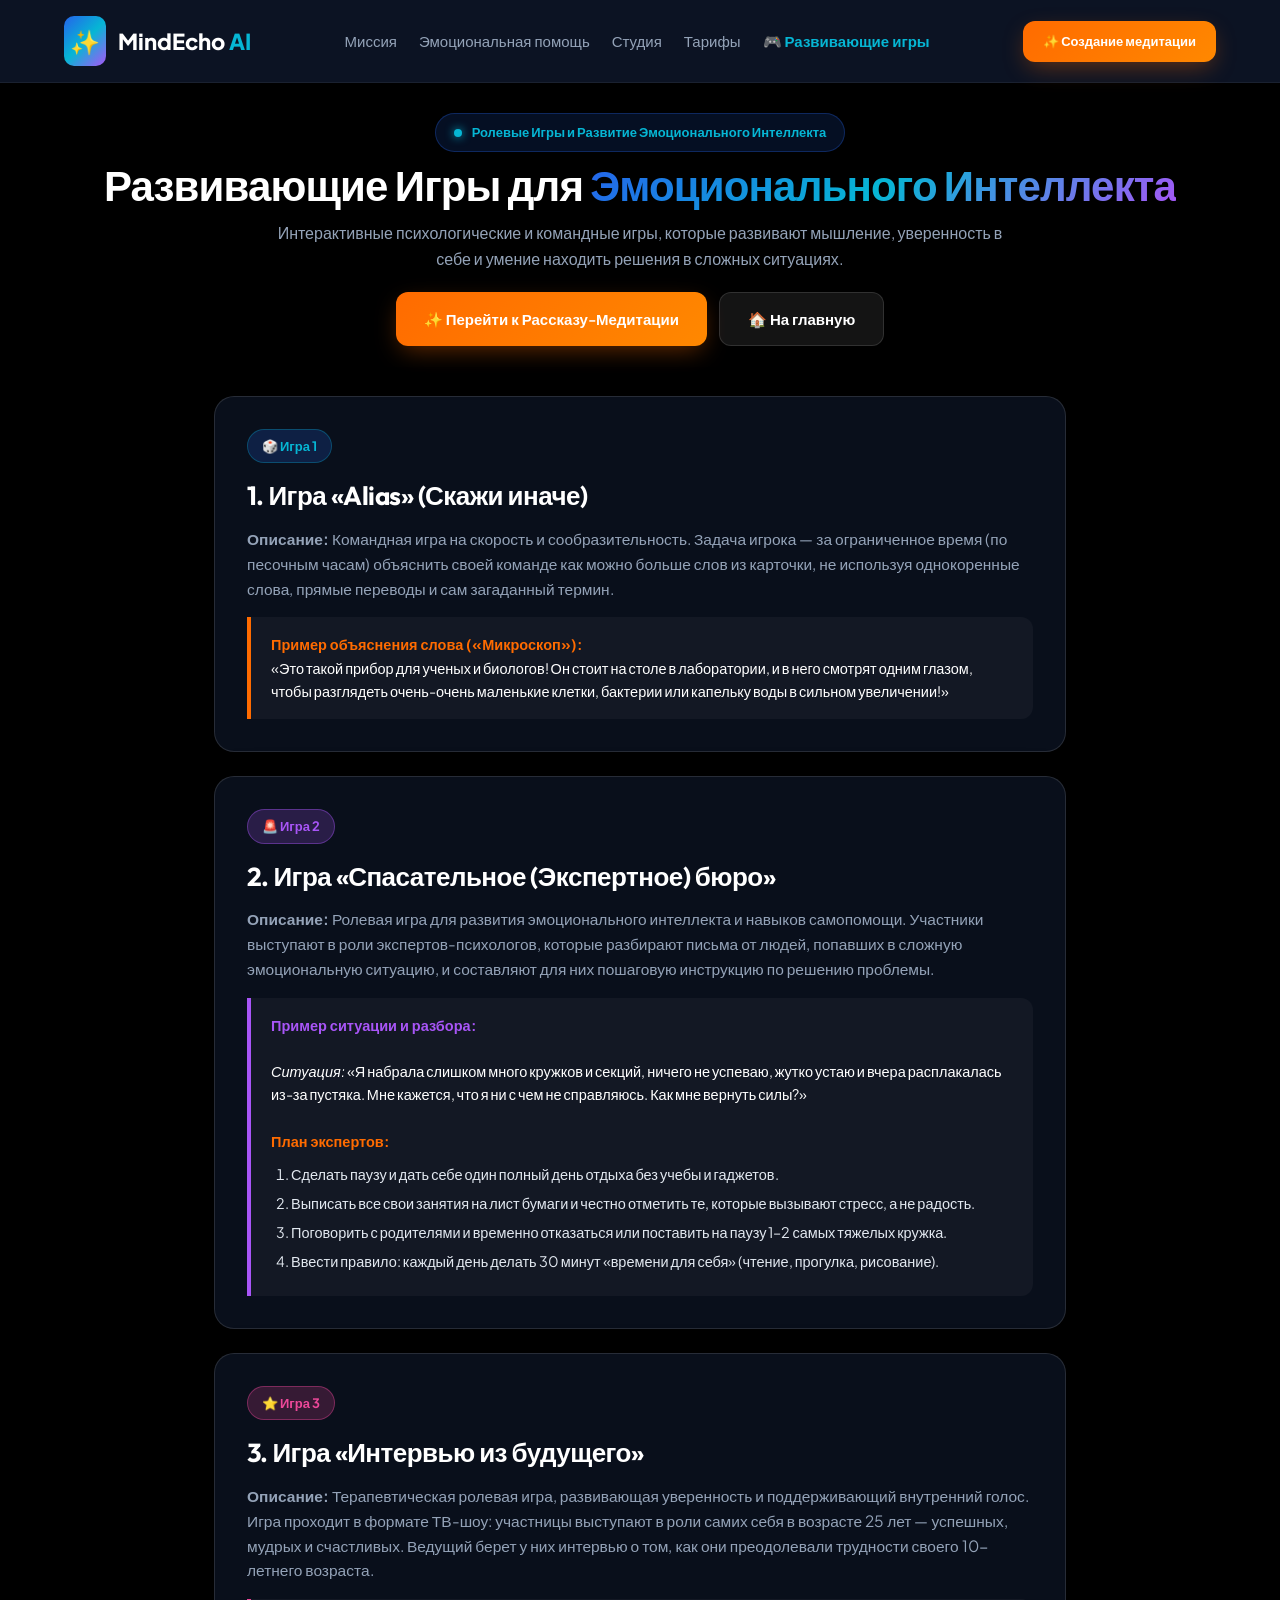
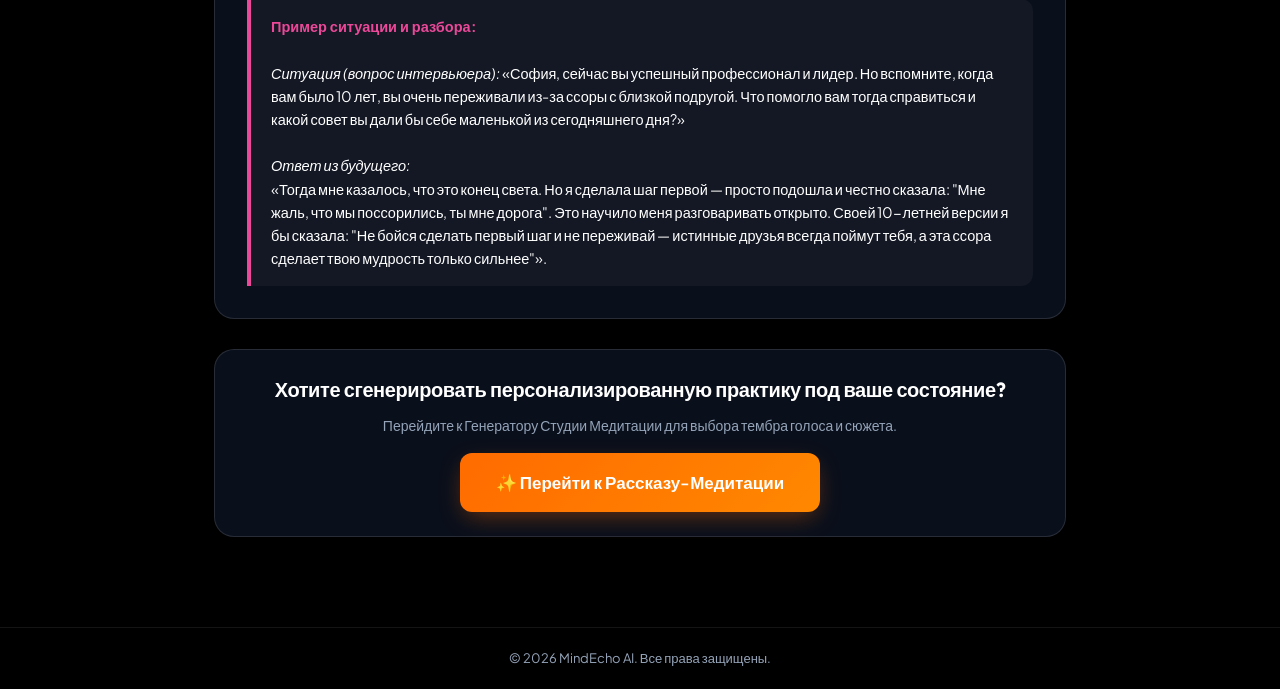
<file: games.html>
<!DOCTYPE html>
<html lang="ru" dir="ltr">
<head>
  <meta charset="UTF-8">
  <meta name="viewport" content="width=device-width, initial-scale=1.0">
  <title>Развивающие игры — MindEcho AI</title>
  <meta name="description" content="Развивающие ролевые игры и игры для развития эмоционального интеллекта детей: Alias, Спасательное бюро и Интервью из будущего.">
  <link rel="preconnect" href="https://fonts.googleapis.com">
  <link rel="preconnect" href="https://fonts.gstatic.com" crossorigin>
  <link href="https://fonts.googleapis.com/css2?family=Plus+Jakarta+Sans:wght@300;400;500;600;700;800&family=Outfit:wght@400;500;600;700;800&display=swap" rel="stylesheet">
  <link rel="stylesheet" href="styles.css">
  <style>
    .game-card {
      background: var(--bg-card);
      backdrop-filter: blur(16px);
      -webkit-backdrop-filter: blur(16px);
      border: 1px solid var(--bg-card-border);
      border-radius: var(--radius-card);
      padding: 32px;
      margin-bottom: 24px;
      box-shadow: 0 20px 40px rgba(0, 0, 0, 0.6);
      transition: transform 0.3s ease, border-color 0.3s ease;
    }
    .game-card:hover {
      border-color: rgba(37, 99, 235, 0.5);
      transform: translateY(-4px);
    }
    .game-badge {
      display: inline-block;
      background: rgba(37, 99, 235, 0.2);
      color: var(--color-cyan);
      border: 1px solid rgba(6, 182, 212, 0.3);
      padding: 6px 14px;
      border-radius: 20px;
      font-size: 13px;
      font-weight: 700;
      margin-bottom: 12px;
    }
    .example-box {
      background: rgba(255, 255, 255, 0.04);
      border-left: 4px solid var(--color-orange);
      padding: 16px 20px;
      border-radius: 0 12px 12px 0;
      margin-top: 16px;
      font-size: 14.5px;
      line-height: 1.6;
    }
    .example-box strong {
      color: var(--color-orange);
    }
    .step-list {
      margin-top: 10px;
      padding-left: 20px;
    }
    .step-list li {
      margin-bottom: 6px;
      color: #E2E8F0;
    }
  </style>
</head>
<body>

  <!-- Header / Navigation -->
  <header class="navbar">
    <div class="container nav-container">
      <a href="index.html" class="logo">
        <div class="logo-icon">✨</div>
        <span class="logo-text">MindEcho <span class="logo-accent">AI</span></span>
      </a>

      <nav class="nav-links">
        <a href="index.html#missions">Миссия</a>
        <a href="index.html#modes">Эмоциональная помощь</a>
        <a href="index.html#generator">Студия</a>
        <a href="index.html#pricing">Тарифы</a>
        <a href="games.html" style="color: var(--color-cyan); font-weight: 700;">🎮 Развивающие игры</a>
      </nav>

      <div class="nav-controls">
        <a href="index.html#generator" class="btn btn-primary btn-orange btn-sm">✨ Создание медитации</a>
      </div>
    </div>
  </header>

  <!-- Main Hero Banner for Games -->
  <section class="hero-section" style="padding: 30px 0 20px;">
    <div class="container text-center">
      <div class="badge-pill" style="margin-bottom: 10px;">
        <span class="pulse-dot"></span>
        <span>Ролевые Игры и Развитие Эмоционального Интеллекта</span>
      </div>
      <h1 class="hero-title" style="font-size: 42px; margin-bottom: 10px;">
        Развивающие Игры для <span class="text-gradient">Эмоционального Интеллекта</span>
      </h1>
      <p class="hero-subtitle" style="max-width: 750px; margin: 0 auto 20px; font-size: 16px;">
        Интерактивные психологические и командные игры, которые развивают мышление, уверенность в себе и умение находить решения в сложных ситуациях.
      </p>

      <div style="display: flex; gap: 12px; justify-content: center; flex-wrap: wrap; margin-bottom: 20px;">
        <a href="index.html#generator" class="btn btn-primary btn-orange btn-md">
          ✨ Перейти к Рассказу-Медитации
        </a>
        <a href="index.html" class="btn btn-secondary btn-md">
          🏠 На главную
        </a>
      </div>
    </div>
  </section>

  <!-- Games Content Section -->
  <section class="section" style="padding-top: 10px;">
    <div class="container" style="max-width: 900px;">
      
      <!-- Game 1: Alias -->
      <div class="game-card">
        <span class="game-badge">🎲 Игра 1</span>
        <h2 style="font-size: 26px; margin-bottom: 10px; color: #FFF;">1. Игра «Alias» (Скажи иначе)</h2>
        <p style="font-size: 15.5px; color: var(--text-muted); margin-bottom: 14px;">
          <strong>Описание:</strong> Командная игра на скорость и сообразительность. Задача игрока — за ограниченное время (по песочным часам) объяснить своей команде как можно больше слов из карточки, не используя однокоренные слова, прямые переводы и сам загаданный термин.
        </p>

        <div class="example-box">
          <strong>Пример объяснения слова («Микроскоп»):</strong><br>
          «Это такой прибор для ученых и биологов! Он стоит на столе в лаборатории, и в него смотрят одним глазом, чтобы разглядеть очень-очень маленькие клетки, бактерии или капельку воды в сильном увеличении!»
        </div>
      </div>

      <!-- Game 2: Rescue Bureau -->
      <div class="game-card">
        <span class="game-badge" style="background: rgba(168, 85, 247, 0.2); color: var(--color-purple); border-color: rgba(168, 85, 247, 0.4);">🚨 Игра 2</span>
        <h2 style="font-size: 26px; margin-bottom: 10px; color: #FFF;">2. Игра «Спасательное (Экспертное) бюро»</h2>
        <p style="font-size: 15.5px; color: var(--text-muted); margin-bottom: 14px;">
          <strong>Описание:</strong> Ролевая игра для развития эмоционального интеллекта и навыков самопомощи. Участники выступают в роли экспертов-психологов, которые разбирают письма от людей, попавших в сложную эмоциональную ситуацию, и составляют для них пошаговую инструкцию по решению проблемы.
        </p>

        <div class="example-box" style="border-left-color: var(--color-purple);">
          <strong style="color: var(--color-purple);">Пример ситуации и разбора:</strong><br><br>
          <em>Ситуация:</em> «Я набрала слишком много кружков и секций, ничего не успеваю, жутко устаю и вчера расплакалась из-за пустяка. Мне кажется, что я ни с чем не справляюсь. Как мне вернуть силы?»<br><br>
          <strong>План экспертов:</strong>
          <ol class="step-list">
            <li>Сделать паузу и дать себе один полный день отдыха без учебы и гаджетов.</li>
            <li>Выписать все свои занятия на лист бумаги и честно отметить те, которые вызывают стресс, а не радость.</li>
            <li>Поговорить с родителями и временно отказаться или поставить на паузу 1–2 самых тяжелых кружка.</li>
            <li>Ввести правило: каждый день делать 30 минут «времени для себя» (чтение, прогулка, рисование).</li>
          </ol>
        </div>
      </div>

      <!-- Game 3: Interview from Future -->
      <div class="game-card">
        <span class="game-badge" style="background: rgba(236, 72, 153, 0.2); color: var(--color-pink); border-color: rgba(236, 72, 153, 0.4);">⭐ Игра 3</span>
        <h2 style="font-size: 26px; margin-bottom: 10px; color: #FFF;">3. Игра «Интервью из будущего»</h2>
        <p style="font-size: 15.5px; color: var(--text-muted); margin-bottom: 14px;">
          <strong>Описание:</strong> Терапевтическая ролевая игра, развивающая уверенность и поддерживающий внутренний голос. Игра проходит в формате ТВ-шоу: участницы выступают в роли самих себя в возрасте 25 лет — успешных, мудрых и счастливых. Ведущий берет у них интервью о том, как они преодолевали трудности своего 10-летнего возраста.
        </p>

        <div class="example-box" style="border-left-color: var(--color-pink);">
          <strong style="color: var(--color-pink);">Пример ситуации и разбора:</strong><br><br>
          <em>Ситуация (вопрос интервьюера):</em> «София, сейчас вы успешный профессионал и лидер. Но вспомните, когда вам было 10 лет, вы очень переживали из-за ссоры с близкой подругой. Что помогло вам тогда справиться и какой совет вы дали бы себе маленькой из сегодняшнего дня?»<br><br>
          <em>Ответ из будущего:</em><br>
          «Тогда мне казалось, что это конец света. Но я сделала шаг первой — просто подошла и честно сказала: "Мне жаль, что мы поссорились, ты мне дорога". Это научило меня разговаривать открыто. Своей 10-летней версии я бы сказала: "Не бойся сделать первый шаг и не переживай — истинные друзья всегда поймут тебя, а эта ссора сделает твою мудрость только сильнее"».
        </div>
      </div>

      <!-- Bottom Action Banner -->
      <div class="glass-card text-center" style="margin-top: 30px; padding: 24px;">
        <h3 style="font-size: 20px; margin-bottom: 8px;">Хотите сгенерировать персонализированную практику под ваше состояние?</h3>
        <p style="color: var(--text-muted); font-size: 14px; margin-bottom: 16px;">Перейдите к Генератору Студии Медитации для выбора тембра голоса и сюжета.</p>
        <a href="index.html#generator" class="btn btn-primary btn-orange btn-lg">
          ✨ Перейти к Рассказу-Медитации
        </a>
      </div>

    </div>
  </section>

  <!-- Footer -->
  <footer style="padding: 20px 0; border-top: 1px solid rgba(255,255,255,0.08); text-align: center; font-size: 13px; color: var(--text-muted);">
    <div class="container">
      <p>© 2026 MindEcho AI. Все права защищены.</p>
    </div>
  </footer>

</body>
</html>
</file>
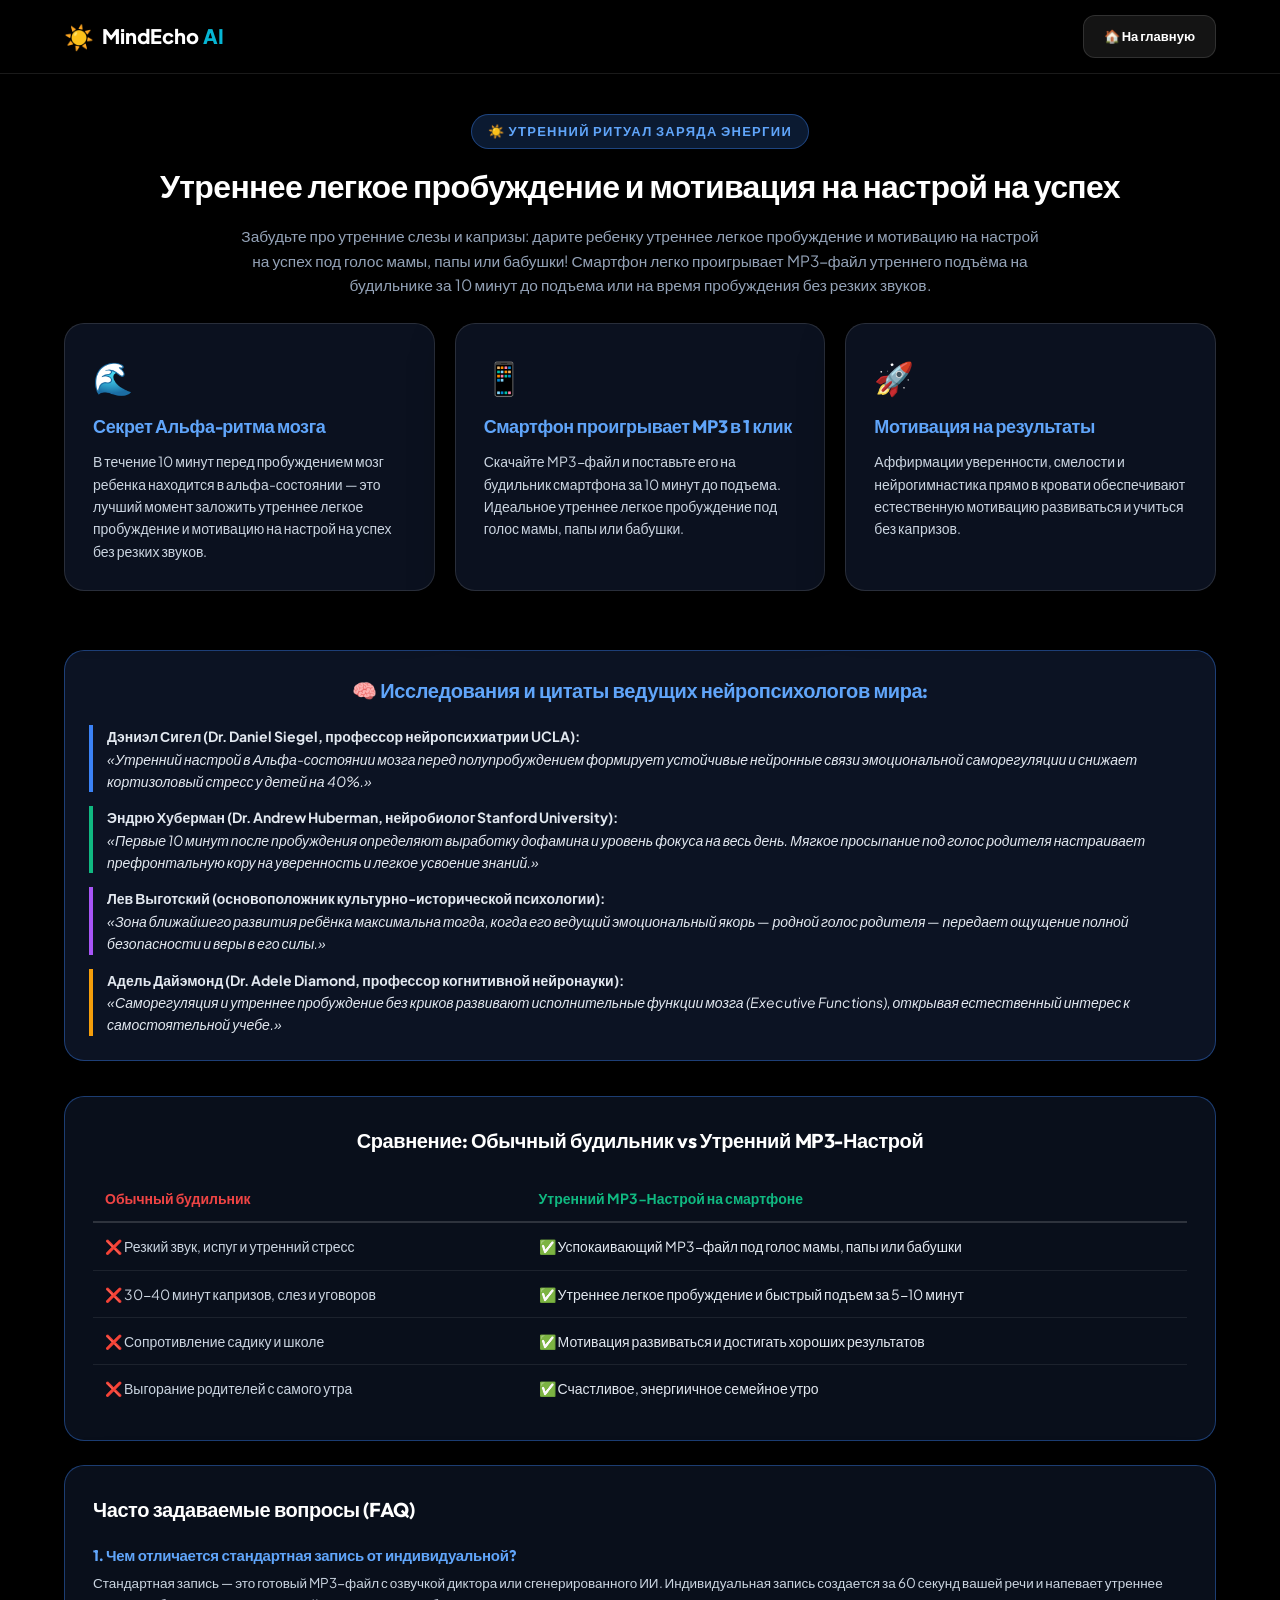
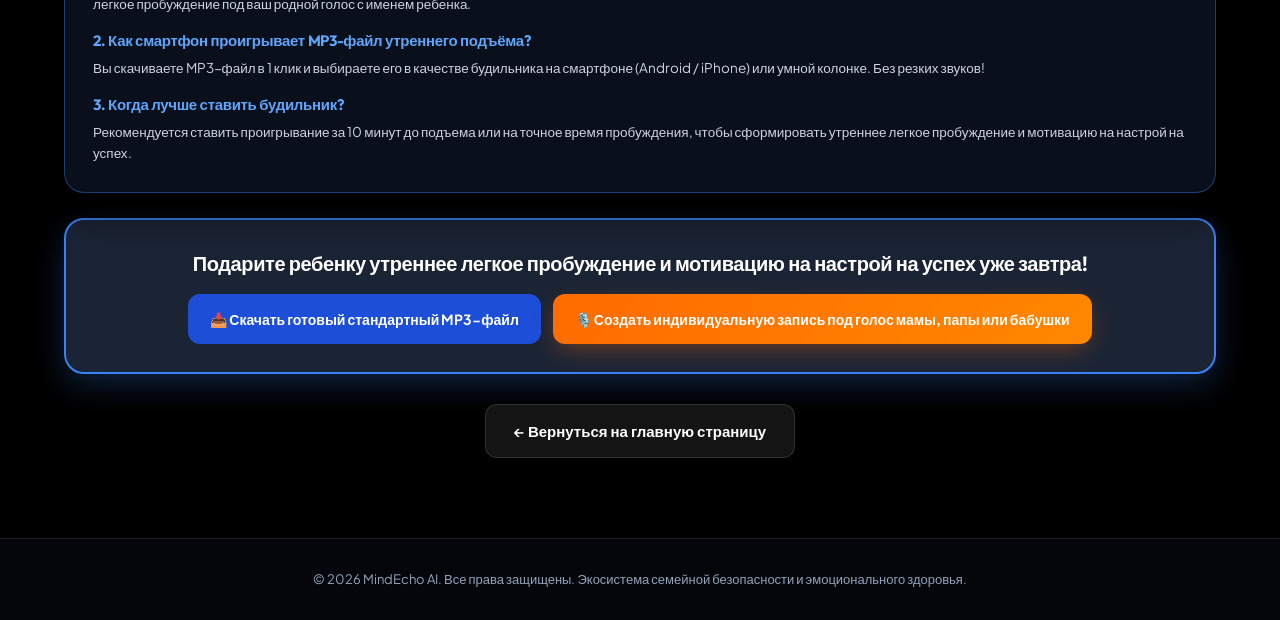
<file: morning.html>
<!DOCTYPE html>
<html lang="ru" dir="ltr">
<head>
  <meta charset="UTF-8">
  <meta name="viewport" content="width=device-width, initial-scale=1.0">
  <title>Утреннее легкое пробуждение и мотивация — MindEcho AI</title>
  <meta name="description" content="Утреннее легкое пробуждение и мотивация на настрой на успех под голос мамы, папы или бабушки. Заряд бодрости без резких звуков за 10 минут до подъема.">
  <link rel="preconnect" href="https://fonts.googleapis.com">
  <link rel="preconnect" href="https://fonts.gstatic.com" crossorigin>
  <link href="https://fonts.googleapis.com/css2?family=Plus+Jakarta+Sans:wght@300;400;500;600;700;800&family=Outfit:wght@400;500;600;700;800&display=swap" rel="stylesheet">
  <link rel="stylesheet" href="styles.css">
  <style>
    .morning-card {
      background: var(--bg-card);
      backdrop-filter: blur(16px);
      -webkit-backdrop-filter: blur(16px);
      border: 1px solid rgba(59,130,246,0.4);
      border-radius: var(--radius-card);
      padding: 28px;
      margin-bottom: 24px;
      box-shadow: 0 20px 40px rgba(0, 0, 0, 0.6);
    }
    .cta-box {
      background: rgba(30,41,59,0.9);
      border: 2px solid #3b82f6;
      border-radius: 20px;
      padding: 28px 20px;
      text-align: center;
      margin: 25px 0;
      box-shadow: 0 10px 30px rgba(59,130,246,0.25);
    }
  </style>
</head>
<body style="background: #000000 !important; color: #ffffff;">
  <!-- Navbar -->
  <nav class="navbar" style="background: rgba(0,0,0,0.85); backdrop-filter: blur(16px); border-bottom: 1px solid rgba(255,255,255,0.1); padding: 15px 0; position: sticky; top: 0; z-index: 100;">
    <div class="container" style="display: flex; justify-content: space-between; align-items: center;">
      <a href="index.html" class="logo" style="text-decoration: none; display: flex; align-items: center; gap: 8px;">
        <span style="font-size: 24px;">☀️</span>
        <span class="logo-text" style="font-size: 20px; font-weight: 800; color: #fff;">MindEcho <span style="color: var(--color-cyan);">AI</span></span>
      </a>
      <a href="index.html" class="btn btn-secondary btn-sm" style="text-decoration: none;">🏠 На главную</a>
    </div>
  </nav>

  <!-- Hero Section -->
  <section class="section" style="padding: 40px 0; background: #000000;">
    <div class="container">
      <div class="section-header text-center" style="margin-bottom: 25px;">
        <span class="section-tag" style="background: rgba(59,130,246,0.2); color: #60a5fa; border: 1px solid rgba(59,130,246,0.4); padding: 6px 16px; border-radius: 20px; font-size: 13px; font-weight: 700; display: inline-block; margin-bottom: 12px;">☀️ Утренний Ритуал Заряда Энергии</span>
        <h1 style="font-size: 32px; font-weight: 800; color: #fff; margin-bottom: 12px;">Утреннее легкое пробуждение и мотивация на настрой на успех</h1>
        <p style="font-size: 15.5px; color: var(--text-muted); max-width: 800px; margin: 0 auto; line-height: 1.6;">
          Забудьте про утренние слезы и капризы: дарите ребенку утреннее легкое пробуждение и мотивацию на настрой на успех под голос мамы, папы или бабушки! Смартфон легко проигрывает MP3-файл утреннего подъёма на будильнике за 10 минут до подъема или на время пробуждения без резких звуков.
        </p>
      </div>

      <!-- Блок карточек нейропсихологии -->
      <div style="display: grid; grid-template-columns: repeat(auto-fit, minmax(260px, 1fr)); gap: 20px; margin-bottom: 35px;">
        <div class="morning-card" style="background: rgba(15, 23, 42, 0.75); border: 1px solid rgba(255, 255, 255, 0.12);">
          <div style="font-size: 32px; margin-bottom: 10px;">🌊</div>
          <h4 style="color: #60a5fa; font-size: 18px; font-weight: 700; margin-bottom: 8px;">Секрет Альфа-ритма мозга</h4>
          <p style="font-size: 14px; color: #cbd5e1; line-height: 1.6;">В течение 10 минут перед пробуждением мозг ребенка находится в альфа-состоянии — это лучший момент заложить утреннее легкое пробуждение и мотивацию на настрой на успех без резких звуков.</p>
        </div>
        <div class="morning-card" style="background: rgba(15, 23, 42, 0.75); border: 1px solid rgba(255, 255, 255, 0.12);">
          <div style="font-size: 32px; margin-bottom: 10px;">📱</div>
          <h4 style="color: #60a5fa; font-size: 18px; font-weight: 700; margin-bottom: 8px;">Смартфон проигрывает MP3 в 1 клик</h4>
          <p style="font-size: 14px; color: #cbd5e1; line-height: 1.6;">Скачайте MP3-файл и поставьте его на будильник смартфона за 10 минут до подъема. Идеальное утреннее легкое пробуждение под голос мамы, папы или бабушки.</p>
        </div>
        <div class="morning-card" style="background: rgba(15, 23, 42, 0.75); border: 1px solid rgba(255, 255, 255, 0.12);">
          <div style="font-size: 32px; margin-bottom: 10px;">🚀</div>
          <h4 style="color: #60a5fa; font-size: 18px; font-weight: 700; margin-bottom: 8px;">Мотивация на результаты</h4>
          <p style="font-size: 14px; color: #cbd5e1; line-height: 1.6;">Аффирмации уверенности, смелости и нейрогимнастика прямо в кровати обеспечивают естественную мотивацию развиваться и учиться без капризов.</p>
        </div>
      </div>

      <!-- Исследования и Цитаты Известных Нейропсихологов -->
      <div style="background: rgba(15, 23, 42, 0.85); border: 1px solid rgba(59, 130, 246, 0.4); border-radius: 20px; padding: 24px; text-align: left; margin-bottom: 35px; box-shadow: 0 10px 30px rgba(0,0,0,0.5);">
        <h3 style="font-size: 20px; color: #60a5fa; font-weight: 700; margin-bottom: 18px; text-align: center;">🧠 Исследования и цитаты ведущих нейропсихологов мира:</h3>
        
        <div style="margin-bottom: 14px; padding-left: 14px; border-left: 4px solid #3b82f6;">
          <p style="font-size: 14px; color: #e2e8f0; margin: 0; line-height: 1.6;">
            <strong>Дэниэл Сигел (Dr. Daniel Siegel, профессор нейропсихиатрии UCLA):</strong><br>
            <em>«Утренний настрой в Альфа-состоянии мозга перед полупробуждением формирует устойчивые нейронные связи эмоциональной саморегуляции и снижает кортизоловый стресс у детей на 40%.»</em>
          </p>
        </div>

        <div style="margin-bottom: 14px; padding-left: 14px; border-left: 4px solid #10b981;">
          <p style="font-size: 14px; color: #e2e8f0; margin: 0; line-height: 1.6;">
            <strong>Эндрю Хуберман (Dr. Andrew Huberman, нейробиолог Stanford University):</strong><br>
            <em>«Первые 10 минут после пробуждения определяют выработку дофамина и уровень фокуса на весь день. Мягкое просыпание под голос родителя настраивает префронтальную кору на уверенность и легкое усвоение знаний.»</em>
          </p>
        </div>

        <div style="margin-bottom: 14px; padding-left: 14px; border-left: 4px solid #a855f7;">
          <p style="font-size: 14px; color: #e2e8f0; margin: 0; line-height: 1.6;">
            <strong>Лев Выготский (основоположник культурно-исторической психологии):</strong><br>
            <em>«Зона ближайшего развития ребёнка максимальна тогда, когда его ведущий эмоциональный якорь — родной голос родителя — передает ощущение полной безопасности и веры в его силы.»</em>
          </p>
        </div>

        <div style="padding-left: 14px; border-left: 4px solid #f59e0b;">
          <p style="font-size: 14px; color: #e2e8f0; margin: 0; line-height: 1.6;">
            <strong>Адель Дайэмонд (Dr. Adele Diamond, профессор когнитивной нейронауки):</strong><br>
            <em>«Саморегуляция и утреннее пробуждение без криков развивают исполнительные функции мозга (Executive Functions), открывая естественный интерес к самостоятельной учебе.»</em>
          </p>
        </div>
      </div>

      <!-- Таблица сравнения -->
      <div class="morning-card">
        <h3 style="font-size: 20px; color: #fff; margin-bottom: 18px; text-align: center;">Сравнение: Обычный будильник vs Утренний MP3-Настрой</h3>
        <div style="overflow-x: auto;">
          <table style="width: 100%; border-collapse: collapse; text-align: left; font-size: 14px;">
            <thead>
              <tr style="border-bottom: 2px solid rgba(255,255,255,0.15);">
                <th style="padding: 12px; color: #ef4444;">Обычный будильник</th>
                <th style="padding: 12px; color: #10b981;">Утренний MP3-Настрой на смартфоне</th>
              </tr>
            </thead>
            <tbody>
              <tr style="border-bottom: 1px solid rgba(255,255,255,0.08);">
                <td style="padding: 12px; color: #cbd5e1;">❌ Резкий звук, испуг и утренний стресс</td>
                <td style="padding: 12px; color: #e2e8f0;">✅ Успокаивающий MP3-файл под голос мамы, папы или бабушки</td>
              </tr>
              <tr style="border-bottom: 1px solid rgba(255,255,255,0.08);">
                <td style="padding: 12px; color: #cbd5e1;">❌ 30-40 минут капризов, слез и уговоров</td>
                <td style="padding: 12px; color: #e2e8f0;">✅ Утреннее легкое пробуждение и быстрый подъем за 5-10 минут</td>
              </tr>
              <tr style="border-bottom: 1px solid rgba(255,255,255,0.08);">
                <td style="padding: 12px; color: #cbd5e1;">❌ Сопротивление садику и школе</td>
                <td style="padding: 12px; color: #e2e8f0;">✅ Мотивация развиваться и достигать хороших результатов</td>
              </tr>
              <tr>
                <td style="padding: 12px; color: #cbd5e1;">❌ Выгорание родителей с самого утра</td>
                <td style="padding: 12px; color: #e2e8f0;">✅ Счастливое, энергиичное семейное утро</td>
              </tr>
            </tbody>
          </table>
        </div>
      </div>

      <!-- FAQ Section -->
      <div class="morning-card">
        <h3 style="font-size: 20px; color: #fff; margin-bottom: 18px;">Часто задаваемые вопросы (FAQ)</h3>
        <div style="margin-bottom: 14px;">
          <h4 style="color: #60a5fa; font-size: 15px; margin-bottom: 4px;">1. Чем отличается стандартная запись от индивидуальной?</h4>
          <p style="font-size: 13.5px; color: #cbd5e1; margin: 0;">Стандартная запись — это готовый MP3-файл с озвучкой диктора или сгенерированного ИИ. Индивидуальная запись создается за 60 секунд вашей речи и напевает утреннее легкое пробуждение под ваш родной голос с именем ребенка.</p>
        </div>
        <div style="margin-bottom: 14px;">
          <h4 style="color: #60a5fa; font-size: 15px; margin-bottom: 4px;">2. Как смартфон проигрывает MP3-файл утреннего подъёма?</h4>
          <p style="font-size: 13.5px; color: #cbd5e1; margin: 0;">Вы скачиваете MP3-файл в 1 клик и выбираете его в качестве будильника на смартфоне (Android / iPhone) или умной колонке. Без резких звуков!</p>
        </div>
        <div>
          <h4 style="color: #60a5fa; font-size: 15px; margin-bottom: 4px;">3. Когда лучше ставить будильник?</h4>
          <p style="font-size: 13.5px; color: #cbd5e1; margin: 0;">Рекомендуется ставить проигрывание за 10 минут до подъема или на точное время пробуждения, чтобы сформировать утреннее легкое пробуждение и мотивацию на настрой на успех.</p>
        </div>
      </div>

      <!-- 📍 ДВЕ КНОПКИ ВЫБОРА (В КОНЦЕ СТРАНИЦЫ) -->
      <div class="cta-box">
        <h3 style="font-size: 20px; color: #fff; font-weight: 700; margin-bottom: 14px;">Подарите ребенку утреннее легкое пробуждение и мотивацию на настрой на успех уже завтра!</h3>
        <div style="display: flex; gap: 12px; justify-content: center; flex-wrap: wrap;">
          <a href="https://raw.githubusercontent.com/get777903-tech/mindecho-ai-115/main/audio/meditation%20good%20morning1.mp3" download="meditation_good_morning1.mp3" target="_blank" class="btn btn-secondary btn-lg" onclick="logClickAnalytics('Download_Morning_Standard_Bottom', 'standard_morning', 0)" style="background: #1d4ed8; color: #fff; text-decoration: none; border: none; padding: 14px 22px; font-weight: 700; border-radius: 12px; font-size: 14px;">
            📥 Скачать готовый стандартный MP3-файл
          </a>
          <a href="index.html#generator" class="btn btn-primary btn-orange btn-lg" style="text-decoration: none; padding: 14px 22px; font-weight: 700; border-radius: 12px; font-size: 14px;">
            🎙️ Создать индивидуальную запись под голос мамы, папы или бабушки
          </a>
        </div>
      </div>

      <div style="text-align: center; margin-top: 30px;">
        <a href="index.html" class="btn btn-secondary" style="text-decoration: none;">← Вернуться на главную страницу</a>
      </div>

    </div>
  </section>

  <!-- Footer -->
  <footer class="footer" style="padding: 30px 0; border-top: 1px solid rgba(255,255,255,0.1); margin-top: 40px;">
    <div class="container text-center">
      <p style="font-size: 13px; color: var(--text-muted); margin: 0;">© 2026 MindEcho AI. Все права защищены. Экосистема семейной безопасности и эмоционального здоровья.</p>
    </div>
  </footer>

  <script src="app.js"></script>
</body>
</html>
</file>
<file: styles.css>
/* ==========================================================================
   MindEcho AI — High-Aesthetic Dark Theme CSS (mindecho-ai-113)
   Background: Pure Black (#000000)
   Gradients: Lilac (#A855F7), Cyan (#06B6D4), Blue (#2563EB)
   Buttons: Vibrant Orange (#FF6B00) & Neon Pink (#EC4899)
   ========================================================================== */

:root {
  --bg-main: #000000;
  --bg-card: rgba(15, 23, 42, 0.65);
  --bg-card-border: rgba(255, 255, 255, 0.12);
  --text-main: #FFFFFF;
  --text-muted: #94A3B8;
  
  --color-blue: #2563EB;
  --color-cyan: #06B6D4;
  --color-purple: #A855F7;
  --color-orange: #FF6B00;
  --color-orange-hover: #E05E00;
  --color-pink: #EC4899;
  --color-pink-hover: #D93887;
  
  --grad-main: linear-gradient(135deg, #2563EB 0%, #06B6D4 50%, #A855F7 100%);
  --grad-orange: linear-gradient(135deg, #FF6B00 0%, #FF8800 100%);
  --grad-pink: linear-gradient(135deg, #EC4899 0%, #F43F5E 100%);
  --grad-lilac-cyan: linear-gradient(135deg, #A855F7 0%, #06B6D4 100%);
  
  --font-main: 'Plus Jakarta Sans', sans-serif;
  --font-heading: 'Outfit', sans-serif;
  --radius-card: 20px;
  --radius-btn: 12px;
  
  --shadow-glow: 0 10px 30px -10px rgba(37, 99, 235, 0.5);
  --shadow-orange: 0 8px 25px -5px rgba(255, 107, 0, 0.4);
  --shadow-pink: 0 8px 25px -5px rgba(236, 72, 153, 0.4);
  --shadow-lilac: 0 6px 20px -3px rgba(168, 85, 247, 0.4);
}

/* Reset & Base Styles */
* {
  box-sizing: border-box;
  margin: 0;
  padding: 0;
}

html {
  scroll-behavior: smooth;
}

body {
  font-family: var(--font-main);
  background-color: var(--bg-main);
  color: var(--text-main);
  line-height: 1.6;
  overflow-x: hidden;
}

/* RTL Support for Hebrew */
[dir="rtl"] body {
  text-align: right;
}
[dir="rtl"] .nav-container,
[dir="rtl"] .hero-buttons,
[dir="rtl"] .input-row {
  flex-direction: row-reverse;
}

.container {
  max-width: 1200px;
  margin: 0 auto;
  padding: 0 24px;
}

/* Typography */
h1, h2, h3, h4 {
  font-family: var(--font-heading);
  letter-spacing: -0.02em;
}

.text-gradient {
  background: var(--grad-main);
  -webkit-background-clip: text;
  -webkit-text-fill-color: transparent;
}

.text-center { text-align: center; }

/* Sticky Bar */
.sticky-bar {
  position: fixed;
  top: 0;
  left: 0;
  width: 100%;
  z-index: 1000;
  background: rgba(10, 11, 16, 0.92);
  backdrop-filter: blur(15px);
  border-bottom: 1px solid var(--bg-card-border);
  padding: 12px 24px;
  transition: transform 0.3s ease, opacity 0.3s ease;
}

.sticky-bar.hidden {
  transform: translateY(-100%);
  opacity: 0;
  pointer-events: none;
}

.sticky-content {
  max-width: 1200px;
  margin: 0 auto;
  display: flex;
  justify-content: space-between;
  align-items: center;
}

.sticky-badge {
  background: var(--color-blue);
  color: #fff;
  font-weight: 700;
  padding: 4px 10px;
  border-radius: 20px;
  font-size: 12px;
  margin-right: 12px;
}

/* Glassmorphism Cards */
.glass-card {
  background: var(--bg-card);
  backdrop-filter: blur(16px);
  -webkit-backdrop-filter: blur(16px);
  border: 1px solid var(--bg-card-border);
  border-radius: var(--radius-card);
  padding: 32px;
  box-shadow: 0 20px 40px rgba(0, 0, 0, 0.6);
  transition: transform 0.3s ease, border-color 0.3s ease;
}

.glass-card:hover {
  border-color: rgba(37, 99, 235, 0.4);
}

/* Buttons */
.btn {
  display: inline-flex;
  align-items: center;
  justify-content: center;
  gap: 8px;
  padding: 14px 28px;
  font-size: 15px;
  font-weight: 600;
  border-radius: var(--radius-btn);
  border: none;
  cursor: pointer;
  transition: all 0.25s ease;
  text-decoration: none;
}

.btn-primary {
  color: #FFFFFF;
}

.btn-orange {
  background: var(--grad-orange);
  box-shadow: var(--shadow-orange);
}
.btn-orange:hover {
  transform: translateY(-2px);
  box-shadow: 0 12px 30px -5px rgba(255, 107, 0, 0.6);
}

.btn-pink {
  background: var(--grad-pink);
  box-shadow: var(--shadow-pink);
}
.btn-pink:hover {
  transform: translateY(-2px);
  box-shadow: 0 12px 30px -5px rgba(236, 72, 153, 0.6);
}

.btn-secondary {
  background: rgba(255, 255, 255, 0.08);
  color: #FFFFFF;
  border: 1px solid var(--bg-card-border);
}
.btn-secondary:hover {
  background: rgba(255, 255, 255, 0.15);
}

.btn-outline {
  background: transparent;
  border: 1px solid rgba(255, 255, 255, 0.25);
  color: #FFFFFF;
}
.btn-outline:hover {
  border-color: var(--color-cyan);
  color: var(--color-cyan);
}

.btn-lg { padding: 16px 36px; font-size: 17px; }
.btn-sm { padding: 10px 20px; font-size: 13px; }
.btn-block { width: 100%; }

/* Navigation Navbar */
.navbar {
  position: relative;
  z-index: 100;
  padding: 16px 0;
  border-bottom: 1px solid rgba(255, 255, 255, 0.06);
  background: rgba(15, 23, 42, 0.85);
  backdrop-filter: blur(12px);
}

.nav-container {
  display: flex;
  justify-content: space-between;
  align-items: center;
  flex-wrap: wrap;
  gap: 12px 20px;
}

.logo {
  display: flex;
  align-items: center;
  gap: 12px;
  text-decoration: none;
}

.logo-icon {
  font-size: 24px;
  background: var(--grad-main);
  padding: 6px;
  border-radius: 10px;
}

.logo-text {
  font-size: 22px;
  font-weight: 800;
  color: #FFFFFF;
}

.logo-accent { color: var(--color-cyan); }

.nav-links {
  display: flex;
  flex-wrap: wrap;
  align-items: center;
  gap: 12px 22px;
}

.nav-links a {
  color: var(--text-muted);
  text-decoration: none;
  font-size: 15px;
  font-weight: 500;
  transition: color 0.2s;
  white-space: nowrap;
}

.nav-links a:hover { color: #FFFFFF; }

/* Highlighted CustDev + Gift button */
.nav-custdev-btn {
  background: linear-gradient(135deg, #F97316, #EC4899) !important;
  color: #FFFFFF !important;
  padding: 8px 18px !important;
  border-radius: 20px !important;
  font-weight: 700 !important;
  box-shadow: 0 4px 15px rgba(249, 115, 22, 0.4);
  transition: all 0.25s ease-in-out;
  display: inline-flex;
  align-items: center;
  gap: 6px;
  border: 1px solid rgba(255, 255, 255, 0.25);
  animation: pulseGlow 2.5s infinite alternate;
}

@keyframes pulseGlow {
  0% { box-shadow: 0 4px 15px rgba(249, 115, 22, 0.4); transform: scale(1); }
  100% { box-shadow: 0 6px 22px rgba(236, 72, 153, 0.7); transform: scale(1.03); }
}

.nav-custdev-btn:hover {
  transform: translateY(-2px) scale(1.06) !important;
  box-shadow: 0 8px 25px rgba(236, 72, 153, 0.85) !important;
}

.nav-controls {
  display: flex;
  align-items: center;
  flex-wrap: wrap;
  gap: 12px;
}

/* Language Switcher */
.lang-switcher {
  display: flex;
  background: rgba(255, 255, 255, 0.06);
  padding: 4px;
  border-radius: 10px;
}

.lang-btn {
  background: transparent;
  border: none;
  color: var(--text-muted);
  font-size: 12px;
  font-weight: 700;
  padding: 6px 12px;
  border-radius: 7px;
  cursor: pointer;
  transition: all 0.2s;
}

.lang-btn.active, .lang-btn:hover {
  background: var(--color-blue);
  color: #FFFFFF;
}

/* Hero Section */
.hero-section {
  position: relative;
  padding: 60px 0 40px;
}

.hero-glow {
  position: absolute;
  border-radius: 50%;
  filter: blur(140px);
  pointer-events: none;
  opacity: 0.35;
}

.hero-glow-1 {
  width: 500px;
  height: 500px;
  background: var(--color-blue);
  top: -100px;
  left: -100px;
}

.hero-glow-2 {
  width: 450px;
  height: 450px;
  background: var(--color-purple);
  bottom: 0;
  right: -50px;
}

.hero-container {
  display: grid;
  grid-template-columns: 1.2fr 0.8fr;
  gap: 60px;
  align-items: center;
}

.badge-pill {
  display: inline-flex;
  align-items: center;
  gap: 10px;
  padding: 8px 18px;
  background: rgba(37, 99, 235, 0.15);
  border: 1px solid rgba(37, 99, 235, 0.3);
  border-radius: 30px;
  color: var(--color-cyan);
  font-size: 13px;
  font-weight: 600;
  margin-bottom: 24px;
}

.pulse-dot {
  width: 8px;
  height: 8px;
  background: var(--color-cyan);
  border-radius: 50%;
  box-shadow: 0 0 10px var(--color-cyan);
  animation: pulse 2s infinite;
}

@keyframes pulse {
  0% { transform: scale(0.95); opacity: 0.7; }
  50% { transform: scale(1.3); opacity: 1; }
  100% { transform: scale(0.95); opacity: 0.7; }
}

.hero-title {
  font-size: 54px;
  font-weight: 800;
  line-height: 1.15;
  margin-bottom: 24px;
}

.hero-subtitle {
  font-size: 18px;
  color: var(--text-muted);
  margin-bottom: 40px;
  max-width: 600px;
}

.hero-buttons {
  display: flex;
  gap: 20px;
  flex-wrap: wrap;
  margin-bottom: 48px;
}

.trust-strip {
  display: flex;
  gap: 24px;
  font-size: 13px;
  color: var(--text-muted);
  border-top: 1px solid rgba(255, 255, 255, 0.08);
  padding-top: 24px;
}

.trust-item { display: flex; align-items: center; gap: 8px; }

/* Hero Card Visual */
.hero-card {
  position: relative;
  background: rgba(20, 25, 45, 0.85);
  border: 1px solid rgba(168, 85, 247, 0.3);
  box-shadow: 0 25px 50px rgba(0, 0, 0, 0.8), 0 0 30px rgba(168, 85, 247, 0.2);
}

.float-animation {
  animation: float 5s ease-in-out infinite;
}

@keyframes float {
  0%, 100% { transform: translateY(0); }
  50% { transform: translateY(-12px); }
}

.card-header {
  display: flex;
  align-items: center;
  gap: 16px;
  margin-bottom: 20px;
}

.avatar {
  width: 48px;
  height: 48px;
  background: var(--grad-main);
  border-radius: 14px;
  display: flex;
  align-items: center;
  justify-content: center;
  font-size: 24px;
}

.card-info h4 { font-size: 16px; }
.card-info p { font-size: 12px; color: var(--text-muted); }

.live-tag {
  margin-left: auto;
  background: rgba(239, 68, 68, 0.2);
  color: #EF4444;
  font-size: 11px;
  font-weight: 700;
  padding: 4px 8px;
  border-radius: 6px;
  border: 1px solid rgba(239, 68, 68, 0.4);
}

.wave-visualizer {
  display: flex;
  align-items: center;
  gap: 4px;
  height: 36px;
  margin-bottom: 20px;
}

.bar {
  flex: 1;
  background: var(--grad-main);
  border-radius: 4px;
  height: 30%;
  animation: wave 1.5s ease-in-out infinite alternate;
}

.bar:nth-child(2) { animation-delay: 0.2s; height: 70%; }
.bar:nth-child(3) { animation-delay: 0.4s; height: 90%; }
.bar:nth-child(4) { animation-delay: 0.1s; height: 50%; }
.bar:nth-child(5) { animation-delay: 0.5s; height: 80%; }
.bar:nth-child(6) { animation-delay: 0.3s; height: 100%; }

@keyframes wave {
  0% { height: 20%; }
  100% { height: 100%; }
}

.sample-quote {
  font-style: italic;
  font-size: 16px;
  font-weight: 500;
  color: #F1F5F9;
  margin-bottom: 20px;
  line-height: 1.6;
}

.card-footer {
  display: flex;
  justify-content: space-between;
  align-items: center;
  font-size: 15px;
  font-weight: 700;
  color: var(--color-cyan);
}

.btn-icon {
  width: 40px;
  height: 40px;
  border-radius: 50%;
  background: var(--color-orange);
  border: none;
  color: #fff;
  cursor: pointer;
  display: flex;
  align-items: center;
  justify-content: center;
  font-size: 16px;
}

/* Sections */
.section { padding: 90px 0; }
.section-header { margin-bottom: 56px; }

.section-tag {
  color: var(--color-cyan);
  font-size: 14px;
  font-weight: 700;
  text-transform: uppercase;
  letter-spacing: 0.1em;
  margin-bottom: 12px;
  display: block;
}

.section-title { font-size: 40px; font-weight: 800; margin-bottom: 16px; }
.section-subtitle { font-size: 18px; font-weight: 500; color: #CBD5E1; max-width: 720px; margin: 0 auto; line-height: 1.6; }

/* 4 Super-Missions Grid */
.missions-grid {
  display: grid;
  grid-template-columns: repeat(auto-fit, minmax(260px, 1fr));
  gap: 24px;
}

.mission-card {
  display: flex;
  flex-direction: column;
  height: 100%;
}

.card-icon {
  width: 56px;
  height: 56px;
  border-radius: 16px;
  display: flex;
  align-items: center;
  justify-content: center;
  font-size: 28px;
  margin-bottom: 24px;
}

.gradient-blue { background: rgba(37, 99, 235, 0.2); border: 1px solid var(--color-blue); }
.gradient-purple { background: rgba(168, 85, 247, 0.2); border: 1px solid var(--color-purple); }
.gradient-cyan { background: rgba(6, 182, 212, 0.2); border: 1px solid var(--color-cyan); }
.gradient-pink { background: rgba(236, 72, 153, 0.2); border: 1px solid var(--color-pink); }

.mission-card h3 { font-size: 22px; font-weight: 800; margin-bottom: 14px; }
.mission-card p { font-size: 16px; font-weight: 500; color: #CBD5E1; margin-bottom: 24px; flex: 1; line-height: 1.65; }

.card-footer-tag {
  font-size: 15px;
  font-weight: 700;
  color: var(--color-cyan);
  border-top: 1px solid rgba(255, 255, 255, 0.08);
  padding-top: 16px;
}

/* 3 Audio Modes Grid */
.modes-grid {
  display: grid;
  grid-template-columns: repeat(3, 1fr);
  gap: 24px;
  margin-bottom: 40px;
}

.mode-card {
  cursor: pointer;
  text-align: center;
  padding: 40px 28px;
  transition: transform 0.3s ease, box-shadow 0.3s ease;
}

.mode-card:hover {
  transform: translateY(-6px);
}

.border-blue { border-color: rgba(37, 99, 235, 0.4); }
.border-purple { border-color: rgba(168, 85, 247, 0.4); }
.border-orange { border-color: rgba(255, 107, 0, 0.6); }

.highlight-emergency {
  box-shadow: 0 0 30px rgba(255, 107, 0, 0.25);
}

.mode-icon { font-size: 48px; margin-bottom: 20px; }
.mode-card h3 { font-size: 24px; font-weight: 800; margin-bottom: 14px; }
.mode-card p { font-size: 16px; font-weight: 500; color: #CBD5E1; margin-bottom: 28px; line-height: 1.6; }

/* Emergency Tantrum Panel */
.emergency-panel {
  border: 2px solid var(--color-orange);
  background: rgba(20, 10, 5, 0.95);
  margin-top: 24px;
  animation: fadeIn 0.4s ease;
}

.panel-header {
  display: flex;
  justify-content: space-between;
  align-items: center;
  margin-bottom: 28px;
}

.panel-header h3 { color: var(--color-orange); font-size: 24px; font-weight: 800; }

.btn-close {
  background: transparent;
  border: none;
  color: #fff;
  font-size: 20px;
  cursor: pointer;
}

.steps-grid {
  display: grid;
  grid-template-columns: repeat(4, 1fr);
  gap: 16px;
  margin-bottom: 32px;
}

.step-box {
  background: rgba(255, 255, 255, 0.05);
  padding: 20px;
  border-radius: 14px;
  border: 1px solid rgba(255, 107, 0, 0.2);
  position: relative;
}

.step-num {
  position: absolute;
  top: -12px;
  left: 16px;
  background: var(--color-orange);
  color: #fff;
  width: 24px;
  height: 24px;
  border-radius: 50%;
  display: flex;
  align-items: center;
  justify-content: center;
  font-size: 12px;
  font-weight: 800;
}

.step-box h4 { font-size: 17px; font-weight: 700; margin-bottom: 8px; margin-top: 6px; color: #fff; }
.step-box p { font-size: 15px; font-weight: 500; color: #E2E8F0; line-height: 1.5; }

.emergency-input-box label {
  display: block;
  font-size: 14px;
  font-weight: 600;
  margin-bottom: 10px;
}

.input-row {
  display: flex;
  gap: 16px;
}

.form-input, .form-select {
  width: 100%;
  padding: 14px 18px;
  background: rgba(255, 255, 255, 0.06);
  border: 1px solid rgba(255, 255, 255, 0.15);
  border-radius: var(--radius-btn);
  color: #fff;
  font-size: 15px;
  font-family: inherit;
  outline: none;
  transition: border-color 0.2s;
}

.form-input:focus, .form-select:focus {
  border-color: var(--color-cyan);
}

.form-select option {
  background: #0F172A;
  color: #fff;
}

/* Studio Generator Layout */
.generator-layout {
  display: grid;
  grid-template-columns: 1fr 1fr;
  gap: 40px;
}

.generator-controls { display: flex; flex-direction: column; gap: 20px; }
.form-group { display: flex; flex-direction: column; gap: 8px; }
.form-group label { font-size: 14px; font-weight: 600; color: #E2E8F0; }
.form-row { display: grid; grid-template-columns: 1fr 1fr; gap: 16px; }

/* Mic Recorder Box */
.mic-recorder-box {
  display: flex;
  align-items: center;
  gap: 20px;
  background: rgba(255, 255, 255, 0.04);
  border: 1px dashed rgba(255, 255, 255, 0.2);
  padding: 16px;
  border-radius: var(--radius-btn);
}

.mic-btn {
  width: 56px;
  height: 56px;
  border-radius: 50%;
  background: var(--grad-main);
  border: none;
  color: #fff;
  font-size: 24px;
  cursor: pointer;
  display: flex;
  align-items: center;
  justify-content: center;
  transition: transform 0.2s;
}

.mic-btn:hover { transform: scale(1.05); }

.mic-btn.recording {
  background: var(--color-pink);
  animation: pulse-recording 1.2s infinite;
}

@keyframes pulse-recording {
  0% { box-shadow: 0 0 0 0 rgba(236, 72, 153, 0.7); }
  70% { box-shadow: 0 0 0 15px rgba(236, 72, 153, 0); }
  100% { box-shadow: 0 0 0 0 rgba(236, 72, 153, 0); }
}

.mic-status { font-size: 14px; color: var(--text-muted); }

.mic-wave span {
  display: inline-block;
  width: 4px;
  height: 16px;
  background: var(--color-pink);
  margin: 0 2px;
  animation: wave 1s infinite alternate;
}

/* Audio Player Card */
.player-card {
  background: rgba(10, 15, 30, 0.9);
  border: 1px solid rgba(6, 182, 212, 0.3);
  border-radius: var(--radius-card);
  padding: 28px;
  display: flex;
  flex-direction: column;
  height: 100%;
}

.player-header {
  display: flex;
  align-items: center;
  gap: 16px;
  margin-bottom: 24px;
}

.disc-spin {
  width: 48px;
  height: 48px;
  border-radius: 50%;
  background: var(--grad-main);
  display: flex;
  align-items: center;
  justify-content: center;
  font-size: 24px;
  animation: spin 8s linear infinite;
}

@keyframes spin { 100% { transform: rotate(360deg); } }

.text-preview-scroll {
  background: rgba(0, 0, 0, 0.5);
  border-radius: 12px;
  padding: 20px;
  flex: 1;
  min-height: 240px;
  max-height: 320px;
  overflow-y: auto;
  font-size: 15px;
  line-height: 1.8;
  margin-bottom: 24px;
  border: 1px solid rgba(255, 255, 255, 0.08);
}

.placeholder-text { color: var(--text-muted); font-style: italic; }

.player-controls {
  display: flex;
  align-items: center;
  gap: 16px;
}

.btn-play {
  width: 52px;
  height: 52px;
  border-radius: 50%;
  background: var(--color-orange);
  border: none;
  color: #fff;
  font-size: 20px;
  cursor: pointer;
  display: flex;
  align-items: center;
  justify-content: center;
}

.player-progress-bar {
  flex: 1;
  height: 8px;
  background: rgba(255, 255, 255, 0.1);
  border-radius: 4px;
  overflow: hidden;
}

.progress-fill {
  width: 0%;
  height: 100%;
  background: var(--grad-main);
  transition: width 0.2s linear;
}

/* Pricing Grid */
.pricing-grid {
  display: grid;
  grid-template-columns: repeat(4, 1fr);
  gap: 24px;
  margin-top: 36px;
  margin-bottom: 32px;
}

.pricing-card {
  display: flex;
  flex-direction: column;
  position: relative;
}

/* ==========================================================================
   Переключатель Тарифов (3 Платные Карточки) — Сиреневый и Сине-Голубой Цвета
   ========================================================================== */

.card-billing-toggle {
  display: flex;
  background: rgba(15, 23, 42, 0.75);
  border: 1px solid rgba(168, 85, 247, 0.35);
  border-radius: 14px;
  padding: 4px;
  margin: 12px 0 16px;
  gap: 6px;
  backdrop-filter: blur(12px);
  box-shadow: 0 4px 15px rgba(168, 85, 247, 0.15);
}

.card-cycle-btn {
  flex: 1;
  padding: 9px 8px;
  font-size: 12.5px;
  font-weight: 700;
  border: 1px solid transparent;
  border-radius: 10px;
  background: transparent;
  color: rgba(241, 245, 249, 0.75);
  cursor: pointer;
  transition: all 0.3s ease;
  display: flex;
  align-items: center;
  justify-content: center;
  gap: 5px;
}

.card-cycle-btn:hover {
  color: #FFFFFF;
  border-color: rgba(6, 182, 212, 0.4);
  background: rgba(6, 182, 212, 0.12);
}

/* Active State — Monthly (Cyan-Blue) */
.card-cycle-btn.btn-monthly.active {
  background: linear-gradient(135deg, #06B6D4 0%, #2563EB 100%);
  color: #FFFFFF;
  border-color: rgba(255, 255, 255, 0.3);
  box-shadow: 0 4px 18px rgba(6, 182, 212, 0.45), 0 2px 10px rgba(37, 99, 235, 0.35);
  transform: translateY(-1px);
}

/* Active State — Annual (Lilac to Cyan Gradient) */
.card-cycle-btn.btn-annual.active {
  background: linear-gradient(135deg, #A855F7 0%, #06B6D4 100%);
  color: #FFFFFF;
  border-color: rgba(255, 255, 255, 0.3);
  box-shadow: 0 4px 18px rgba(168, 85, 247, 0.5), 0 2px 10px rgba(6, 182, 212, 0.35);
  transform: translateY(-1px);
}

/* Discount Badge (-67% Скидка) */
.card-cycle-btn .discount-badge {
  background: rgba(15, 23, 42, 0.6);
  color: #06B6D4;
  border: 1px solid rgba(6, 182, 212, 0.4);
  font-size: 10px;
  padding: 2px 6px;
  border-radius: 8px;
  font-weight: 800;
  letter-spacing: 0.3px;
}

.card-cycle-btn.active .discount-badge {
  background: #FFFFFF;
  color: #7C3AED;
  border: none;
  box-shadow: 0 2px 6px rgba(0, 0, 0, 0.2);
}

.featured-card {
  border: 2px solid var(--color-orange);
  box-shadow: 0 0 40px rgba(255, 107, 0, 0.25);
  transform: translateY(-8px);
}

.popular-badge {
  position: absolute;
  top: -16px;
  left: 50%;
  transform: translateX(-50%);
  background: var(--color-orange);
  color: #fff;
  font-size: 12px;
  font-weight: 800;
  padding: 4px 16px;
  border-radius: 20px;
  white-space: nowrap;
}

.plan-header { margin-bottom: 24px; }
.plan-header h3 { font-size: 24px; margin-bottom: 6px; }
.plan-header p { font-size: 15px; color: var(--text-muted); margin-bottom: 16px; }

.plan-price {
  font-size: 38px;
  font-weight: 800;
  color: #fff;
}

.plan-price span { font-size: 15px; font-weight: 400; color: var(--text-muted); }
.annual-subtext { font-size: 14px; color: var(--color-cyan); font-weight: 600; margin-top: 4px; }

.plan-features {
  list-style: none;
  margin-bottom: 32px;
  flex: 1;
  display: flex;
  flex-direction: column;
  gap: 14px;
  font-size: 16px;
  font-weight: 600;
  color: #F1F5F9;
}

/* Topup Box */
.topup-box {
  display: flex;
  justify-content: space-between;
  align-items: center;
  border: 1px dashed rgba(6, 182, 212, 0.4);
}

.topup-info span { font-size: 13px; color: var(--color-cyan); font-weight: 700; text-transform: uppercase; }
.topup-info h4 { font-size: 18px; margin-top: 4px; }
.topup-info p { font-size: 14px; color: var(--text-muted); }

/* Footer */
.footer {
  border-top: 1px solid rgba(255, 255, 255, 0.08);
  padding: 80px 0 40px;
  background: rgba(5, 7, 12, 0.95);
}

.footer-container {
  display: grid;
  grid-template-columns: 2fr 1fr 1fr;
  gap: 60px;
}

.footer-brand p { font-size: 15px; color: var(--text-muted); margin: 16px 0; max-width: 400px; }
.copyright { font-size: 13px; color: rgba(255, 255, 255, 0.5); }

.footer-links, .footer-legal {
  display: flex;
  flex-direction: column;
  gap: 12px;
}

.footer-links h4, .footer-legal h4 { font-size: 17px; margin-bottom: 8px; color: #fff; }
.footer-links a, .footer-legal a { color: var(--text-muted); text-decoration: none; font-size: 15px; }
.footer-links a:hover, .footer-legal a:hover { color: var(--color-cyan); }

/* Modals & Subtexts font size boost */
.modal-backdrop {
  position: fixed;
  top: 0; left: 0; width: 100%; height: 100%;
  background: rgba(0, 0, 0, 0.88);
  backdrop-filter: blur(14px);
  z-index: 2000;
  display: flex;
  align-items: center;
  justify-content: center;
  padding: 20px;
}

.modal-card {
  width: 100%;
  max-width: 520px;
  position: relative;
  border: 1px solid rgba(255, 255, 255, 0.2);
  max-height: 90vh;
  overflow-y: auto;
  animation: modalIn 0.3s ease;
}

@keyframes modalIn {
  from { transform: scale(0.9); opacity: 0; }
  to { transform: scale(1); opacity: 1; }
}

.modal-close {
  position: absolute;
  top: 20px; right: 20px;
  background: transparent;
  border: none;
  color: var(--text-muted);
  font-size: 24px;
  cursor: pointer;
}

.modal-subtitle { font-size: 15px; color: var(--text-muted); margin-bottom: 24px; line-height: 1.5; }

.social-auth { display: flex; flex-direction: column; gap: 12px; margin-bottom: 24px; }

.btn-social {
  background: rgba(255, 255, 255, 0.08);
  color: #fff;
  border: 1px solid rgba(255, 255, 255, 0.15);
  width: 100%;
  padding: 14px;
  border-radius: var(--radius-btn);
  font-weight: 600;
  font-size: 15px;
  cursor: pointer;
}

.divider {
  text-align: center;
  border-bottom: 1px solid rgba(255, 255, 255, 0.1);
  line-height: 0.1em;
  margin: 24px 0;
}
.divider span { background: #0F172A; padding: 0 10px; color: var(--text-muted); font-size: 13px; }

.checkbox-group {
  display: flex;
  align-items: flex-start;
  gap: 10px;
  font-size: 14px;
  color: var(--text-muted);
  margin: 16px 0 24px;
}
.checkbox-group a { color: var(--color-cyan); }

/* NDA Canvas Modal & Signature Pad */
.nda-document-box {
  background: rgba(0, 0, 0, 0.4);
  border: 1px solid rgba(255, 255, 255, 0.1);
  border-radius: 12px;
  padding: 16px;
  max-height: 200px;
  overflow-y: auto;
  font-size: 14px;
  color: var(--text-muted);
  margin-bottom: 16px;
  line-height: 1.5;
}

.signature-pad-container {
  margin: 16px 0;
  text-align: center;
}

.signature-pad-container label {
  display: block;
  font-size: 14px;
  font-weight: 600;
  margin-bottom: 8px;
  color: var(--color-cyan);
}

.signature-canvas {
  background: #ffffff;
  border: 2px dashed var(--color-blue);
  border-radius: 12px;
  cursor: crosshair;
  touch-action: none;
  width: 100%;
  max-width: 400px;
  height: 140px;
}

.signature-actions {
  display: flex;
  justify-content: space-between;
  gap: 12px;
  margin-top: 8px;
}

/* CustDev Survey Modal */
.custdev-questions-grid {
  display: flex;
  flex-direction: column;
  gap: 16px;
  margin: 20px 0;
}

.custdev-q-item label {
  font-size: 15px;
  font-weight: 600;
  display: block;
  margin-bottom: 6px;
  color: #fff;
}

.custdev-scenario-selector {
  display: grid;
  grid-template-columns: 1fr 1fr;
  gap: 10px;
  margin-bottom: 20px;
}

.custdev-btn {
  background: rgba(255, 255, 255, 0.06);
  border: 1px solid rgba(255, 255, 255, 0.12);
  color: #fff;
  padding: 12px;
  border-radius: 10px;
  font-size: 13px;
  cursor: pointer;
  text-align: left;
  transition: all 0.2s;
}

.custdev-btn.active {
  border-color: var(--color-orange);
  background: rgba(255, 107, 0, 0.15);
}

/* Audio Recording Active Wave */
.mic-btn.recording {
  background: var(--color-pink);
  animation: pulseMic 1s infinite alternate;
}

@keyframes pulseMic {
  from { box-shadow: 0 0 10px var(--color-pink); }
  to { box-shadow: 0 0 25px var(--color-pink); }
}

.hidden { display: none !important; }

/* Responsive Media Queries */
@media (max-width: 1024px) {
  .hero-container { grid-template-columns: 1fr; }
  .modes-grid { grid-template-columns: 1fr; }
  .pricing-grid { grid-template-columns: 1fr 1fr; }
  .generator-layout { grid-template-columns: 1fr; display: flex; flex-direction: column; }
  /* На мобильном: сначала плеер с круглой кнопкой (meditation1.mp3), потом настройки */
  .generator-preview { order: -1; }
  .generator-controls { order: 1; }
  .steps-grid { grid-template-columns: 1fr 1fr; }
}

@media (max-width: 640px) {
  .hero-title { font-size: 36px; }
  .pricing-grid { grid-template-columns: 1fr; }
  .steps-grid { grid-template-columns: 1fr; }
  .nav-container { justify-content: center; text-align: center; }
  .nav-links { justify-content: center; font-size: 13px; gap: 8px 14px; }
  .nav-controls { justify-content: center; margin-top: 6px; }
  .custdev-scenario-selector { grid-template-columns: 1fr; }
}
</file>
